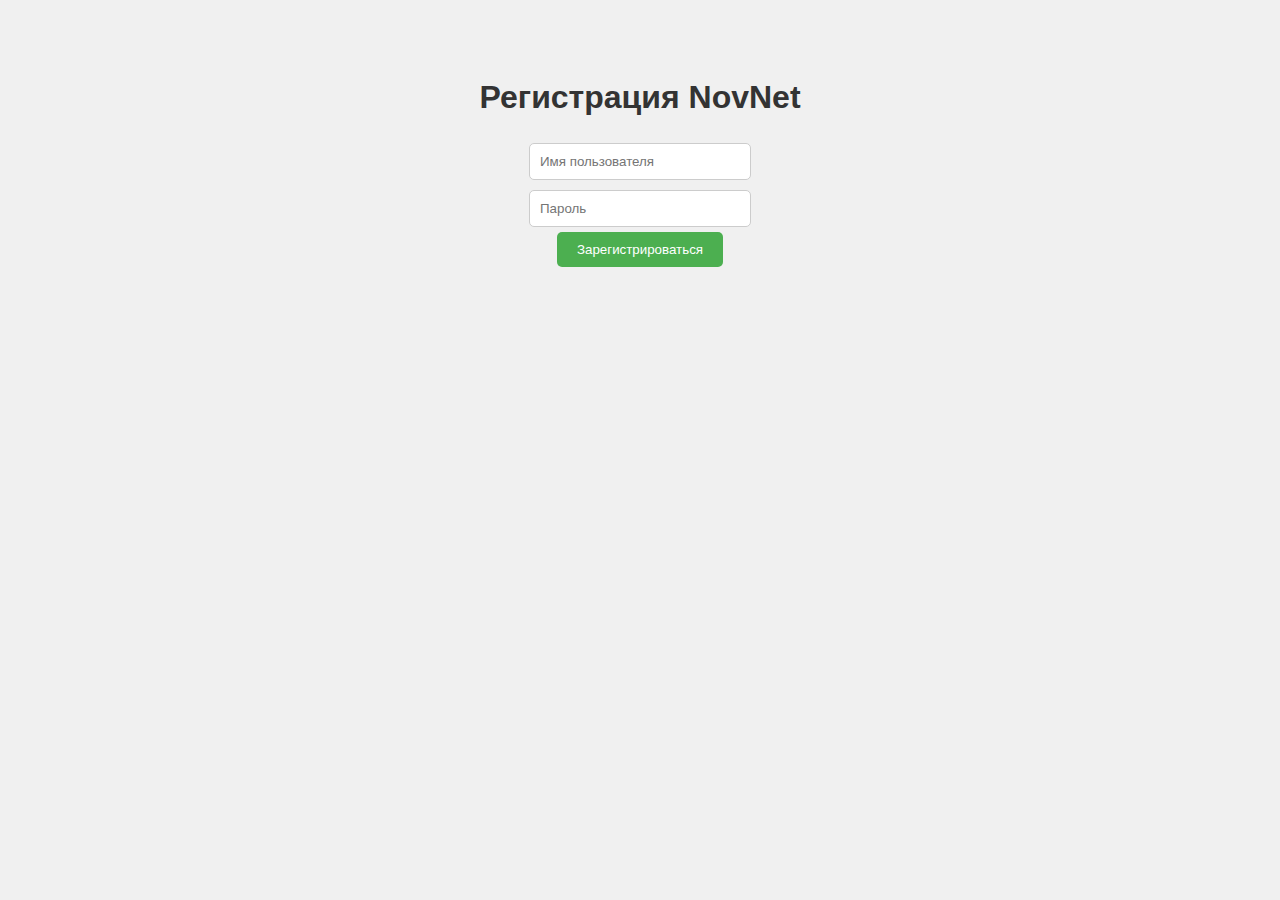
<file: index.html>
<!DOCTYPE html>
<html lang="ru">
<head>
  <meta charset="UTF-8">
  <meta name="viewport" content="width=device-width, initial-scale=1.0">
  <title>Регистрация NovNet</title>

  <!-- Стили -->
  <link rel="stylesheet" href="style.css">

  <!-- Картинка на сайте -->
  <link rel="icon" type="image/png" href="icon.png">

  <!-- Иконка для домашнего экрана -->
  <link rel="apple-touch-icon" href="app-icon.png">

  <!-- Манифест для PWA -->
  <link rel="manifest" href="manifest.json">
  <meta name="theme-color" content="#000000">
</head>
<body>

  <h1>Регистрация NovNet</h1>
  <form id="registerForm">
    <input type="text" name="username" placeholder="Имя пользователя" required><br>
    <input type="password" name="password" placeholder="Пароль" required><br>
    <button type="submit">Зарегистрироваться</button>
  </form>

  <script src="script.js"></script>

  <!-- Регистрируем сервис-воркер -->
  <script>
    if ('serviceWorker' in navigator) {
      navigator.serviceWorker.register('/sw.js')
      .then(() => console.log('Service Worker зарегистрирован'));
    }
  </script>

</body>
</html>
</file>
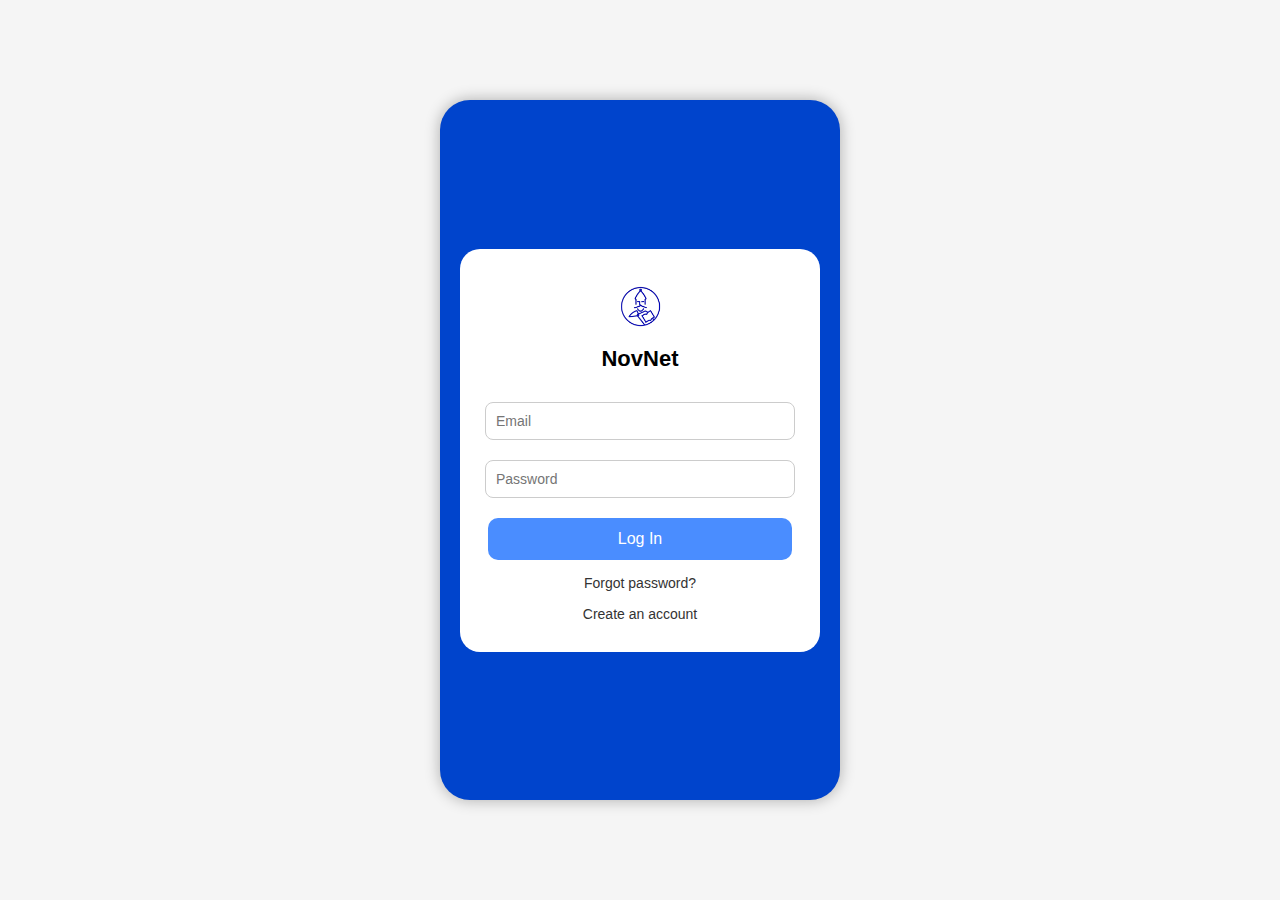
<file: NovNetWEB/index.html>
<!DOCTYPE html>
<html lang="en">
<head>
  <meta charset="UTF-8">
  <meta name="viewport" content="width=device-width, initial-scale=1.0">
  <title>NovNet - Login</title>
  <style>
    body {
      font-family: Arial, sans-serif;
      margin: 0;
      padding: 0;
      background: #f5f5f5;
      display: flex;
      justify-content: center;
      align-items: center;
      height: 100vh;
    }

    .phone-frame {
      background: #0044cc;
      width: 360px;
      height: 640px;
      border-radius: 30px;
      padding: 30px 20px;
      box-shadow: 0 0 15px rgba(0,0,0,0.3);
      display: flex;
      justify-content: center;
      align-items: center;
    }

    .login-box {
      background: white;
      border-radius: 20px;
      padding: 30px 20px;
      width: 100%;
      text-align: center;
    }

    .login-box img {
      width: 80px;
      margin-bottom: 15px;
    }

    .login-box h1 {
      margin: 0 0 20px;
      font-size: 22px;
      font-weight: bold;
      color: #000;
    }

    .login-box input {
      width: 90%;
      padding: 10px;
      margin: 10px 0;
      border: 1px solid #ccc;
      border-radius: 8px;
      font-size: 14px;
    }

    .login-box button {
      width: 95%;
      padding: 12px;
      background: #4a8dff;
      border: none;
      border-radius: 10px;
      color: white;
      font-size: 16px;
      cursor: pointer;
      margin-top: 10px;
    }

    .login-box button:hover {
      background: #336dff;
    }

    .login-box a {
      display: block;
      margin-top: 15px;
      font-size: 14px;
      color: #333;
      text-decoration: none;
    }

    .login-box a:hover {
      text-decoration: underline;
    }
  </style>
</head>
<body>
  <div class="phone-frame">
    <div class="login-box">
      <!-- Логотип -->
      <img src="logo.png" alt="NovNet Logo">
      <!-- Название -->
      <h1>NovNet</h1>
      <!-- Форма входа -->
      <form action="home.html" method="POST">
        <input type="email" name="email" placeholder="Email" required>
        <input type="password" name="password" placeholder="Password" required>
        <button type="submit">Log In</button>
      </form>
      <a href="#">Forgot password?</a>
      <!-- Кнопка регистрации -->
      <a href="register.html">Create an account</a>
    </div>
  </div>
</body>
</html>
</file>
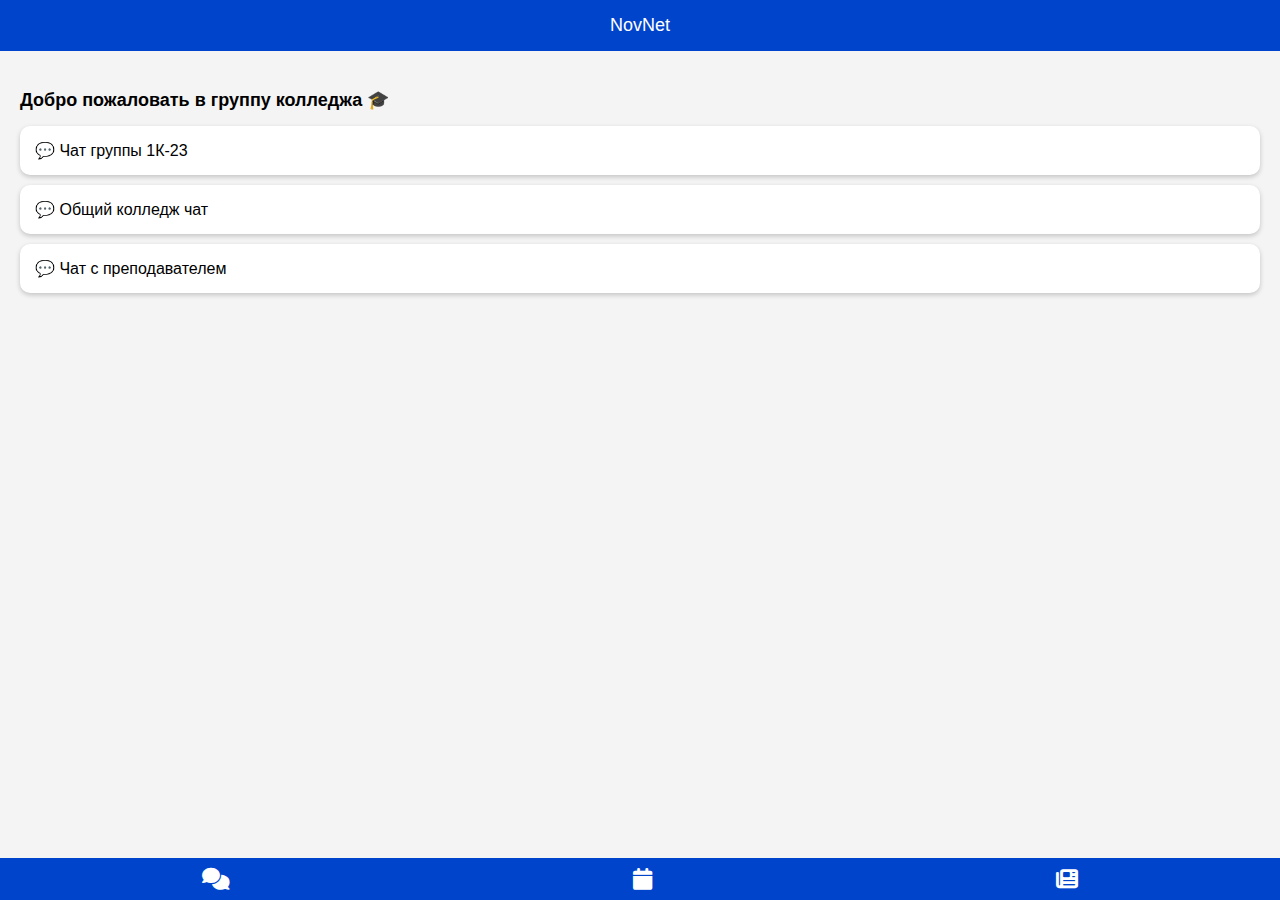
<file: main.html>
<!DOCTYPE html>
<html lang="ru">
<head>
  <meta charset="UTF-8">
  <title>NovNet - Главная</title>
  <link rel="stylesheet" href="https://cdnjs.cloudflare.com/ajax/libs/font-awesome/6.4.0/css/all.min.css">
  <style>
    body {
      margin: 0;
      font-family: Arial, sans-serif;
      background: #f4f4f4;
    }

    /* Верхушка */
    header {
      background: #0044cc;
      color: white;
      text-align: center;
      padding: 15px;
      font-size: 18px;
    }

    /* Контент */
    .page {
      display: none;
      padding: 20px;
    }

    .page.active {
      display: block;
    }

    /* Сообщения */
    .chat {
      background: white;
      padding: 15px;
      border-radius: 10px;
      margin-bottom: 10px;
      box-shadow: 0 2px 5px rgba(0,0,0,0.2);
    }

    /* Расписание */
    .schedule-item {
      background: white;
      padding: 12px;
      border-radius: 8px;
      margin-bottom: 10px;
      box-shadow: 0 2px 5px rgba(0,0,0,0.2);
    }

    /* Новости */
    .news-item {
      background: white;
      padding: 15px;
      border-radius: 10px;
      margin-bottom: 10px;
      box-shadow: 0 2px 5px rgba(0,0,0,0.2);
    }

    /* Нижнее меню */
    .bottom-bar {
      background: #0044cc;
      color: white;
      display: flex;
      justify-content: space-around;
      align-items: center;
      padding: 10px 0;
      position: fixed;
      bottom: 0;
      width: 100%;
    }

    .bottom-bar i {
      font-size: 22px;
      cursor: pointer;
    }

    .welcome {
      font-size: 18px;
      font-weight: bold;
      margin-bottom: 15px;
    }
  </style>
</head>
<body>

  <header>NovNet</header>

  <!-- Сообщения -->
  <div id="messages" class="page active">
    <p class="welcome">Добро пожаловать в группу колледжа 🎓</p>
    <div class="chat">💬 Чат группы 1К-23</div>
    <div class="chat">💬 Общий колледж чат</div>
    <div class="chat">💬 Чат с преподавателем</div>
  </div>

  <!-- Расписание -->
  <div id="schedule" class="page">
    <h3>Расписание</h3>
    <div class="schedule-item">📘 Математика — 09:00</div>
    <div class="schedule-item">💻 Информатика — 11:00</div>
    <div class="schedule-item">⚙️ Физика — 13:00</div>
    <div class="schedule-item">✍️ Русский язык — 15:00</div>
  </div>

  <!-- Новости -->
  <div id="news" class="page">
    <h3>Новости</h3>
    <div class="news-item">📢 Сегодня 1 сентября! С Днём знаний! 🎉</div>
    <div class="news-item">📢 Завтра начнётся учебная неделя по расписанию.</div>
  </div>

  <!-- Нижняя панель -->
  <div class="bottom-bar">
    <i class="fas fa-comments" onclick="showPage('messages')"></i>
    <i class="fas fa-calendar" onclick="showPage('schedule')"></i>
    <i class="fas fa-newspaper" onclick="showPage('news')"></i>
  </div>

  <script>
    function showPage(pageId) {
      document.querySelectorAll('.page').forEach(p => p.classList.remove('active'));
      document.getElementById(pageId).classList.add('active');
    }
  </script>

</body>
</html>
</file>
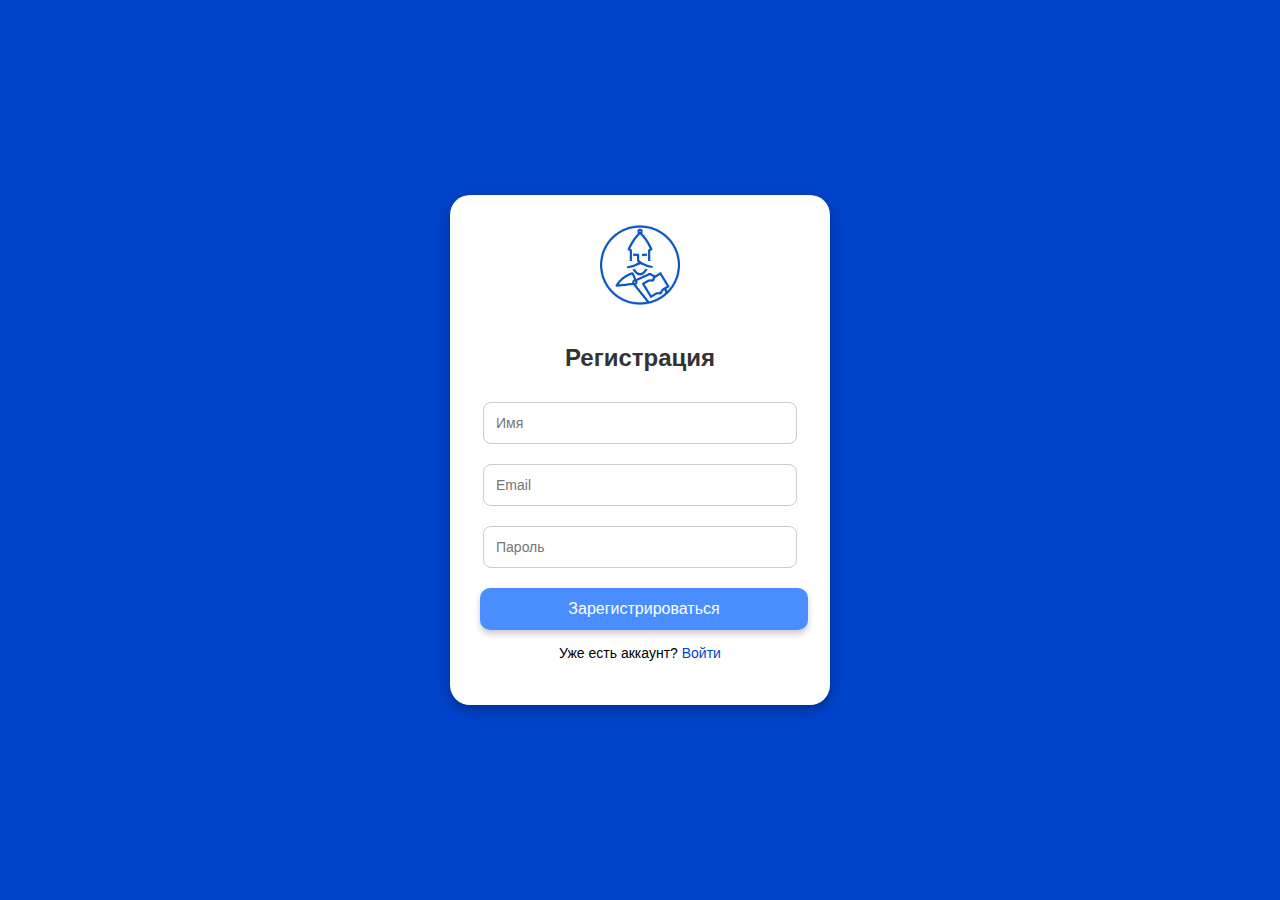
<file: register.html>
<!DOCTYPE html>
<html lang="ru">
<head>
  <meta charset="UTF-8">
  <title>NovNet - Регистрация</title>
  <style>
    body {
      margin: 0;
      padding: 0;
      font-family: Arial, sans-serif;
      background: #0044cc;
      display: flex;
      justify-content: center;
      align-items: center;
      height: 100vh;
    }

    .register-box {
      background: white;
      padding: 30px;
      border-radius: 20px;
      text-align: center;
      width: 320px;
      box-shadow: 0 5px 15px rgba(0,0,0,0.3);
    }

    .register-box img {
      width: 80px;
      margin-bottom: 15px;
    }

    .register-box h2 {
      margin-bottom: 20px;
      color: #333;
    }

    .register-box input {
      width: 90%;
      padding: 12px;
      margin: 10px 0;
      border: 1px solid #ccc;
      border-radius: 8px;
      font-size: 14px;
    }

    .register-box a.button {
      display: inline-block;
      width: 95%;
      padding: 12px;
      background: #4a8dff;
      border-radius: 10px;
      color: white;
      font-size: 16px;
      margin-top: 10px;
      text-decoration: none;
      box-shadow: 0 4px 6px rgba(0, 0, 0, 0.2);
      transition: all 0.2s ease;
    }

    .register-box a.button:hover {
      background: #336dff;
      box-shadow: 0 6px 10px rgba(0, 0, 0, 0.3);
    }

    .register-box a.button:active {
      transform: translateY(2px);
      box-shadow: 0 3px 5px rgba(0, 0, 0, 0.2);
    }

    .register-box p {
      margin-top: 15px;
      font-size: 14px;
    }

    .register-box a.link {
      color: #0044cc;
      text-decoration: none;
    }
  </style>
</head>
<body>

  <div class="register-box">
    <img src="logo.png" alt="Логотип">
    <h2>Регистрация</h2>
    
    <!-- Поля (пока просто для вида) -->
    <input type="text" placeholder="Имя" required><br>
    <input type="email" placeholder="Email" required><br>
    <input type="password" placeholder="Пароль" required><br>
    
    <!-- Кнопка-ссылка вместо формы -->
    <a href="messages.html" class="button">Зарегистрироваться</a>

    <p>Уже есть аккаунт? <a href="index.html" class="link">Войти</a></p>
  </div>

</body>
</html>
</file>
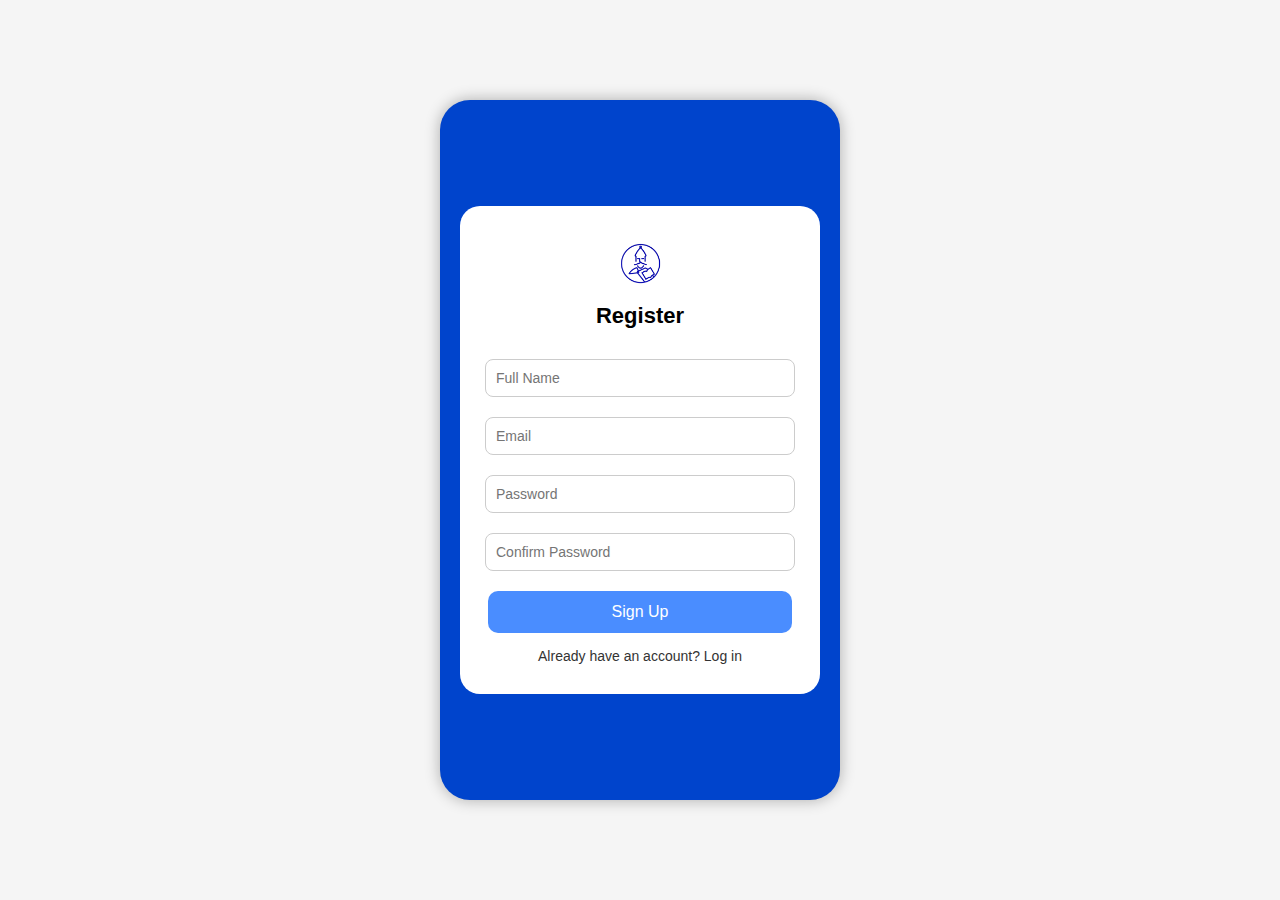
<file: NovNetWEB/register.html>
<!DOCTYPE html>
<html lang="en">
<head>
  <meta charset="UTF-8">
  <meta name="viewport" content="width=device-width, initial-scale=1.0">
  <title>NovNet - Register</title>
  <style>
    body {
      font-family: Arial, sans-serif;
      margin: 0;
      padding: 0;
      background: #f5f5f5;
      display: flex;
      justify-content: center;
      align-items: center;
      height: 100vh;
    }

    .phone-frame {
      background: #0044cc;
      width: 360px;
      height: 640px;
      border-radius: 30px;
      padding: 30px 20px;
      box-shadow: 0 0 15px rgba(0,0,0,0.3);
      display: flex;
      justify-content: center;
      align-items: center;
    }

    .register-box {
      background: white;
      border-radius: 20px;
      padding: 30px 20px;
      width: 100%;
      text-align: center;
    }

    .register-box img {
      width: 80px;
      margin-bottom: 15px;
    }

    .register-box h1 {
      margin: 0 0 20px;
      font-size: 22px;
      font-weight: bold;
      color: #000;
    }

    .register-box input {
      width: 90%;
      padding: 10px;
      margin: 10px 0;
      border: 1px solid #ccc;
      border-radius: 8px;
      font-size: 14px;
    }

    .register-box button {
      width: 95%;
      padding: 12px;
      background: #4a8dff;
      border: none;
      border-radius: 10px;
      color: white;
      font-size: 16px;
      cursor: pointer;
      margin-top: 10px;
    }

    .register-box button:hover {
      background: #336dff;
    }

    .register-box a {
      display: block;
      margin-top: 15px;
      font-size: 14px;
      color: #333;
      text-decoration: none;
    }

    .register-box a:hover {
      text-decoration: underline;
    }
  </style>
</head>
<body>
  <div class="phone-frame">
    <div class="register-box">
      <!-- Логотип -->
      <img src="logo.png" alt="NovNet Logo">
      <!-- Название -->
      <h1>Register</h1>
      <!-- Форма регистрации -->
      <form action="index.html" method="POST">
        <input type="text" name="name" placeholder="Full Name" required>
        <input type="email" name="email" placeholder="Email" required>
        <input type="password" name="password" placeholder="Password" required>
        <input type="password" name="confirm_password" placeholder="Confirm Password" required>
        <button type="submit">Sign Up</button>
      </form>
      <a href="index.html">Already have an account? Log in</a>
    </div>
  </div>
</body>
</html>
</file>
<file: style.css>
body {
  font-family: Arial, sans-serif;
  text-align: center;
  padding: 50px;
  background-color: #f0f0f0; /* твой фон, вернул исходный */
}

input {
  padding: 10px;
  margin: 5px 0;
  width: 200px;
  border: 1px solid #ccc;
  border-radius: 5px;
}

button {
  padding: 10px 20px;
  cursor: pointer;
  background-color: #4CAF50;
  color: white;
  border: none;
  border-radius: 5px;
}

h1 {
  color: #333;
}
</file>
